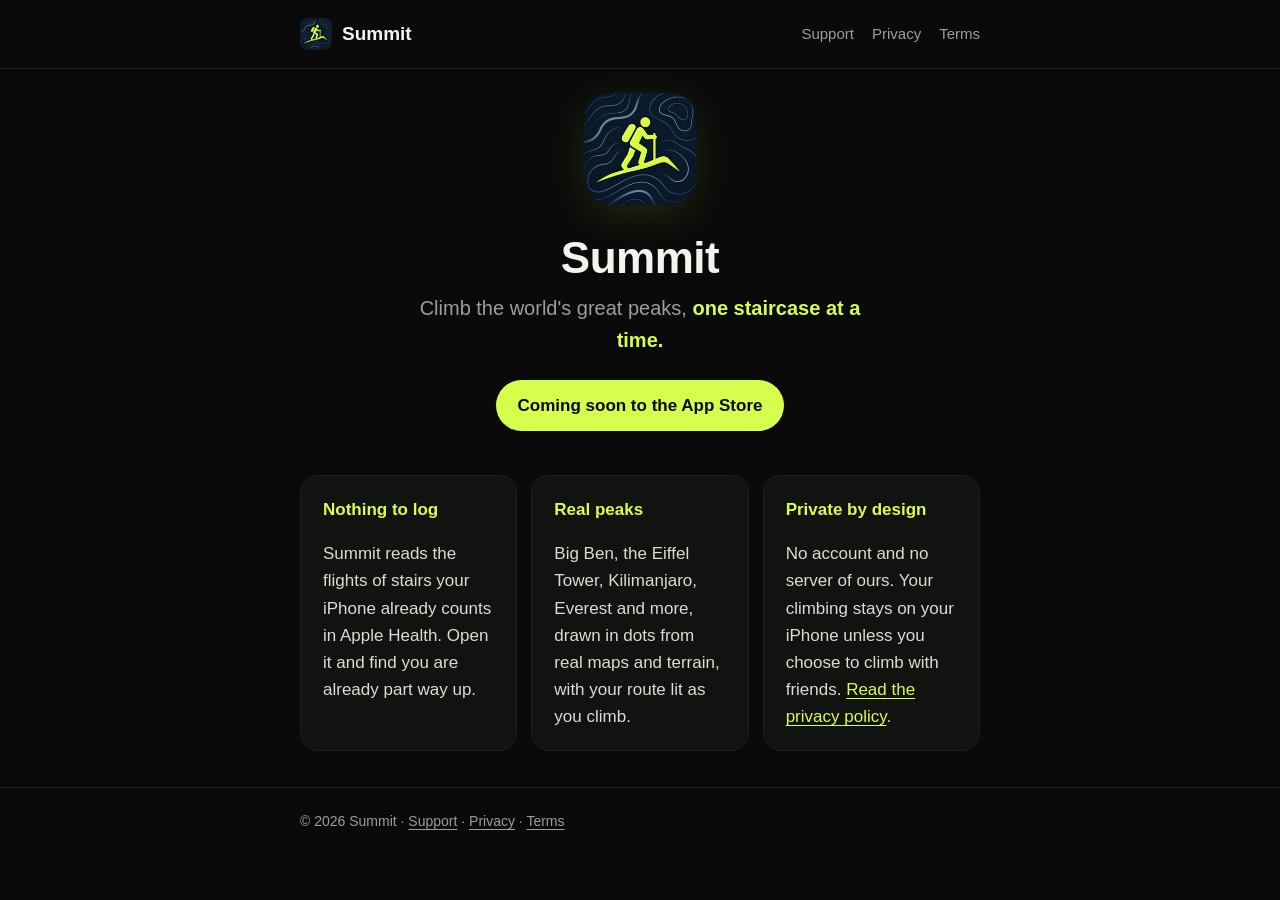
<file: index.html>
<!doctype html>
<html lang="en-GB">
<head>
  <meta charset="utf-8">
  <meta name="viewport" content="width=device-width, initial-scale=1">
  <title>Summit</title>
  <meta name="description" content="Summit turns the stairs you already climb into progress up the world's great peaks and landmarks.">
  <link rel="icon" href="icon.png">
  <link rel="apple-touch-icon" href="icon.png">
  <link rel="stylesheet" href="style.css">
</head>
<body>
  <header class="top">
    <div class="wrap">
      <a class="brand" href="./"><img src="icon.png" alt="">Summit</a>
      <nav>
        <a href="support.html">Support</a>
        <a href="privacy.html">Privacy</a>
        <a href="terms.html">Terms</a>
      </nav>
    </div>
  </header>

  <main class="wrap">
    <section class="hero">
      <img src="icon.png" alt="Summit's icon">
      <h1>Summit</h1>
      <p class="tag">Climb the world's great peaks, <strong>one staircase at a time.</strong></p>
      <span class="pill">Coming soon to the App Store</span>
    </section>

    <div class="grid">
      <div class="card">
        <h3>Nothing to log</h3>
        <p>Summit reads the flights of stairs your iPhone already counts in Apple Health. Open it and find you are already part way up.</p>
      </div>
      <div class="card">
        <h3>Real peaks</h3>
        <p>Big Ben, the Eiffel Tower, Kilimanjaro, Everest and more, drawn in dots from real maps and terrain, with your route lit as you climb.</p>
      </div>
      <div class="card">
        <h3>Private by design</h3>
        <p>No account and no server of ours. Your climbing stays on your iPhone unless you choose to climb with friends. <a href="privacy.html">Read the privacy policy</a>.</p>
      </div>
    </div>
  </main>

  <footer>
    <div class="wrap">
      &copy; 2026 Summit &middot; <a href="support.html">Support</a> &middot; <a href="privacy.html">Privacy</a> &middot; <a href="terms.html">Terms</a>
    </div>
  </footer>
</body>
</html>
</file>
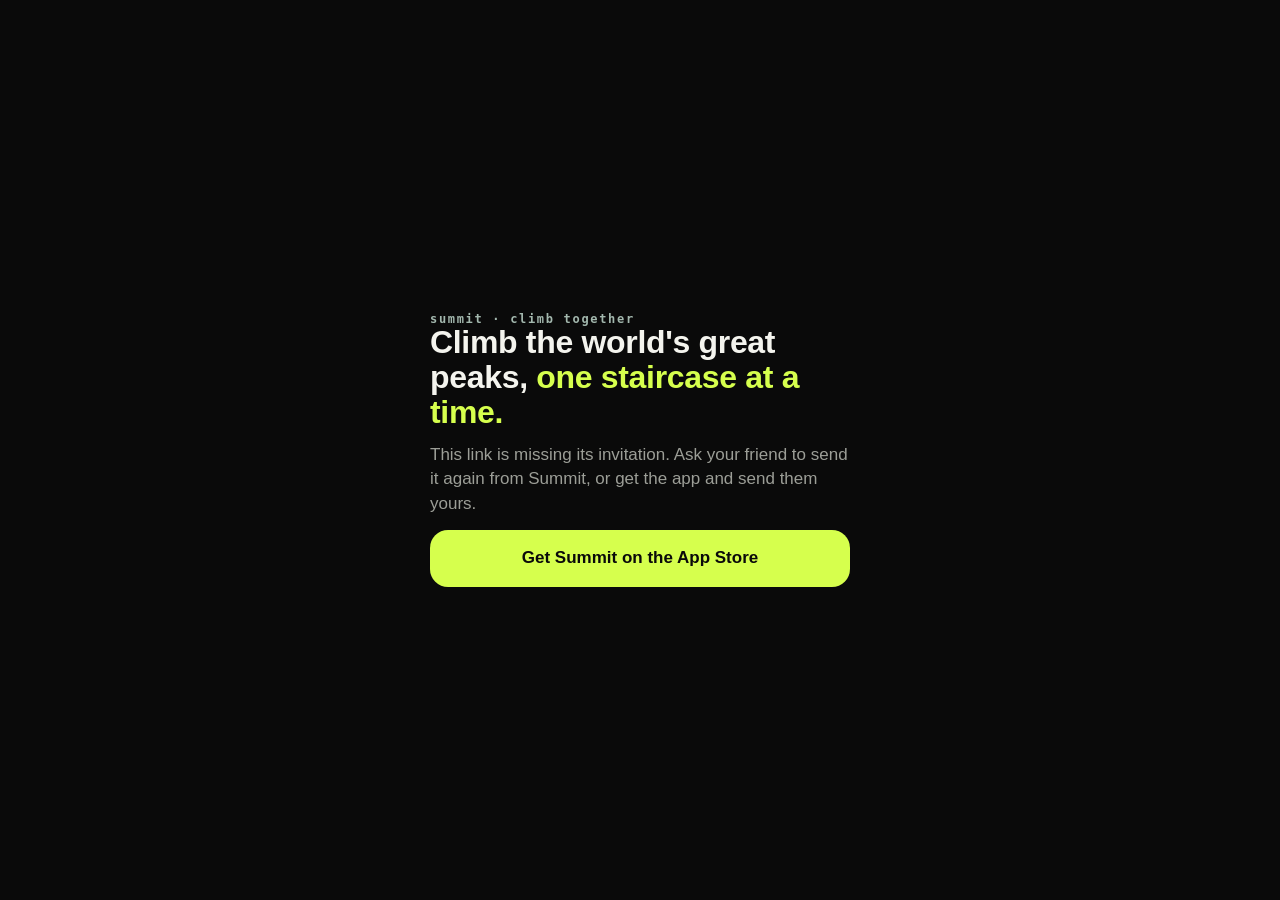
<file: friend.html>
<!doctype html>
<html lang="en-GB">
<head>
<meta charset="utf-8">
<meta name="viewport" content="width=device-width, initial-scale=1, viewport-fit=cover">
<title>Climb with me on Summit</title>
<meta name="description" content="A friend has invited you to climb with them on Summit: take the stairs, climb the world's great peaks, and see each other on the way up.">
<meta property="og:title" content="Climb with me on Summit">
<meta property="og:description" content="Take the stairs, climb the world's great peaks, and see each other on the way up.">
<meta property="og:type" content="website">
<meta property="og:site_name" content="Summit">
<meta property="og:image" content="https://summit-climb.github.io/invite.jpg">
<meta property="og:image:type" content="image/jpeg">
<meta property="og:image:width" content="1200">
<meta property="og:image:height" content="630">
<meta property="og:image:alt" content="Everest drawn in dots with a climbing route lit to its summit, under the words: Why climb Everest? Because it is there!">
<meta name="twitter:card" content="summary_large_image">
<meta name="twitter:image" content="https://summit-climb.github.io/invite.jpg">
<script>
  // Safari's own Summit banner, carrying the invitation: where Summit is
  // installed its Open button hands the invitation straight to the app.
  (function () {
    var q = new URLSearchParams(window.location.search), f = new URLSearchParams();
    ["c", "n", "climb", "g"].forEach(function (k) { if (q.get(k)) { f.set(k, q.get(k)); } });
    var arg = q.get("c") ? ", app-argument=summit://friend?" + f.toString().replace(/\+/g, "%20") : "";
    // Where Summit is not installed, Safari offers its App Clip instead,
    // which carries the invitation into Summit once it is installed.
    document.write('<meta name="apple-itunes-app" content="app-id=6834361790, app-clip-bundle-id=com.joshuajameshell.Summit.Clip, app-clip-display=card' + arg.replace(/"/g, "") + '">');
  })();
</script>
<meta name="theme-color" content="#0A0A0A">
<meta name="robots" content="noindex">
<style>
  :root { --night: #0A0A0A; --dusk: #121311; --slate: #1F201D; --snow: #F4F4EE; --mist: #9C9E97; --lime: #D6FF4D; --ice: #A3B8AE; }
  * { box-sizing: border-box; }
  html, body { margin: 0; background: var(--night); color: var(--snow); }
  body {
    font: 17px/1.45 -apple-system, BlinkMacSystemFont, "SF Pro Text", "Helvetica Neue", Arial, sans-serif;
    min-height: 100vh; min-height: 100dvh;
    display: flex; align-items: center; justify-content: center;
    padding: max(24px, env(safe-area-inset-top)) 16px max(24px, env(safe-area-inset-bottom));
  }
  main { width: 100%; max-width: 420px; }
  .label { font: 600 12px/1 ui-monospace, "SF Mono", Menlo, monospace; letter-spacing: 0.14em; color: var(--ice); text-transform: lowercase; }
  .disc {
    width: 64px; height: 64px; border-radius: 50%; border: 3px solid var(--ice); color: var(--ice);
    display: flex; align-items: center; justify-content: center; font-weight: 800; font-size: 30px; margin: 18px 0 16px;
  }
  h1 { font-size: 32px; line-height: 1.1; font-weight: 800; letter-spacing: -0.01em; margin: 0 0 12px; overflow-wrap: anywhere; }
  h1 em { font-style: normal; color: var(--lime); }
  p { margin: 0 0 14px; color: var(--mist); }
  .button {
    display: block; width: 100%; text-align: center; text-decoration: none; font-weight: 700; font-size: 17px;
    padding: 16px 18px; border-radius: 18px; margin-top: 12px;
  }
  .primary { background: var(--lime); color: var(--night); }
  .quiet { background: var(--slate); color: var(--snow); }
  ol { margin: 22px 0 6px; padding: 0; list-style: none; counter-reset: step; }
  li { counter-increment: step; position: relative; padding: 0 0 14px 40px; color: var(--mist); }
  li::before {
    content: counter(step); position: absolute; left: 0; top: 0; width: 26px; height: 26px; border-radius: 50%;
    background: var(--slate); color: var(--lime); font: 700 13px/26px ui-monospace, "SF Mono", Menlo, monospace; text-align: center;
  }
  li strong { color: var(--snow); font-weight: 600; }
  .small { font-size: 13px; margin-top: 22px; }
  .small a { color: var(--ice); }
  [hidden] { display: none !important; }
</style>
</head>
<body>
<main>
  <div class="label">summit · climb together</div>

  <section id="invite" hidden>
    <div class="disc" id="initial" aria-hidden="true"></div>
    <h1 id="headline"></h1>
    <p id="about">Summit turns the stairs you already climb into progress up the world's great landmarks and mountains. Add each other and you will see one another on the way up.</p>
    <a class="button primary" id="open" href="#">Open in Summit</a>
    <a class="button quiet" id="get" href="https://apps.apple.com/app/id6834361790">Get Summit on the App Store</a>
    <p class="small" id="copied" hidden>Invitation copied. Open Summit once it has installed and tap <strong>Paste</strong> on its first screen.</p>
    <ol>
      <li><strong>Have Summit already?</strong> Tap Open in Summit.</li>
      <li><strong>New to Summit?</strong> Tap Get Summit. When it first opens, tap <strong>Paste</strong> and <span id="pasted">you're straight in</span>.</li>
    </ol>
    <p class="small">Summit is for iPhone. Friends see your first name, the climb you are on and how high you are, and nothing else. <a href="privacy.html">Privacy policy</a></p>
  </section>

  <section id="plain" hidden>
    <h1>Climb the world's great peaks, <em>one staircase at a time.</em></h1>
    <p>This link is missing its invitation. Ask your friend to send it again from Summit, or get the app and send them yours.</p>
    <a class="button primary" href="https://apps.apple.com/app/id6834361790">Get Summit on the App Store</a>
  </section>
</main>
<script>
(function () {
  var climbs = {
    "christ-the-redeemer": "Christ the Redeemer", "sydney-opera-house": "the Sydney Opera House",
    "statue-of-liberty": "the Statue of Liberty", "big-ben": "Big Ben", "giza": "the Great Pyramid of Giza",
    "washington-monument": "the Washington Monument", "sagrada-familia": "the Sagrada Família",
    "golden-gate-bridge": "the Golden Gate Bridge", "eiffel-tower": "the Eiffel Tower", "shard": "The Shard",
    "empire-state": "the Empire State Building", "cn-tower": "the CN Tower", "burj-khalifa": "the Burj Khalifa",
    "snowdon": "Yr Wyddfa", "vesuvius": "Vesuvius", "ben-nevis": "Ben Nevis", "machu-picchu": "Machu Picchu",
    "mount-fuji": "Mount Fuji", "matterhorn": "the Matterhorn", "mount-kenya": "Mount Kenya",
    "kilimanjaro": "Kilimanjaro", "chimborazo": "Chimborazo", "k2": "K2", "everest": "Everest",
    "olympus-mons": "Olympus Mons"
  };
  var query = new URLSearchParams(window.location.search);
  var code = query.get("c") || "";
  // The same rule the app keeps: an iCloud record name, nothing else.
  if (!/^[A-Za-z0-9_.-]{1,80}$/.test(code)) {
    document.getElementById("plain").hidden = false;
    return;
  }
  var name = (query.get("n") || "").trim().slice(0, 24);
  var climb = query.get("climb") || "";
  var place = Object.prototype.hasOwnProperty.call(climbs, climb) ? climbs[climb] : null;
  var who = name || "A friend";

  var headline = document.getElementById("headline");
  headline.textContent = who + (place ? " wants to climb " : " wants to climb with you on ");
  var em = document.createElement("em");
  em.textContent = place ? place : "Summit";
  headline.appendChild(em);
  headline.appendChild(document.createTextNode(place ? " with you." : "."));
  document.getElementById("initial").textContent = (name ? name.charAt(0) : "S").toUpperCase();
  document.title = who + " wants to climb with you on Summit";
  document.getElementById("pasted").textContent = place
    ? "you're straight into " + (name ? name + "'s" : "your friend's") + " climb"
    : "you're friends straight away";

  var group = query.get("g") || "";
  var forward = new URLSearchParams();
  forward.set("c", code);
  if (name) { forward.set("n", name); }
  if (place) { forward.set("climb", climb); }
  if (place && /^[A-Za-z0-9_.-]{1,80}$/.test(group)) { forward.set("g", group); }
  // The app reads "+" as a plus, so spaces go as %20.
  var tail = forward.toString().replace(/\+/g, "%20");
  document.getElementById("open").href = "summit://friend?" + tail;

  // New to Summit: the invitation goes on the clipboard on the way to the
  // App Store (the App Store passes nothing on), and Summit's first screen
  // offers to paste it. Copied only on this tap, never by itself.
  var invitation = window.location.origin + window.location.pathname + "?" + tail;
  var get = document.getElementById("get");
  get.addEventListener("click", function (event) {
    if (!navigator.clipboard || !navigator.clipboard.writeText) { return; }
    event.preventDefault();
    var go = function () { window.location.href = get.href; };
    navigator.clipboard.writeText(invitation).then(function () {
      document.getElementById("copied").hidden = false;
      setTimeout(go, 700);
    }, go);
  });
  document.getElementById("invite").hidden = false;
})();
</script>
</body>
</html>
</file>
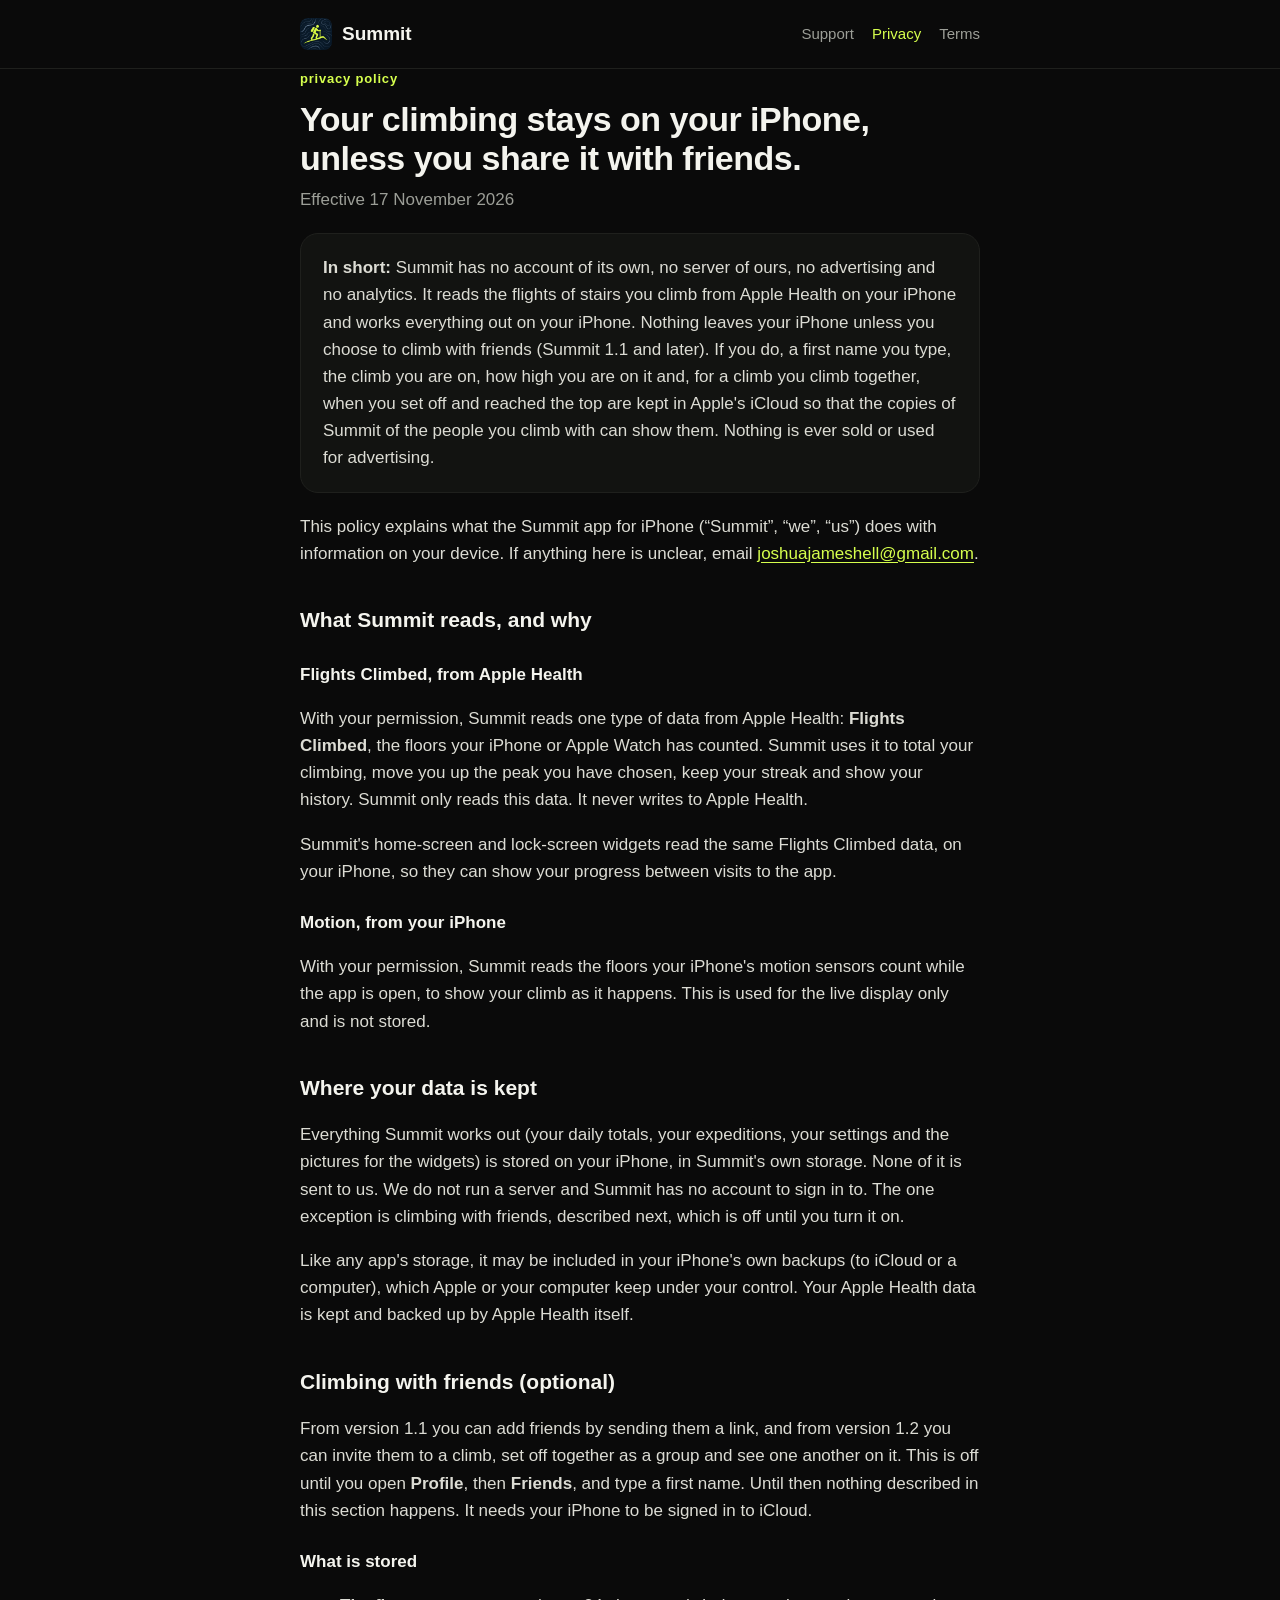
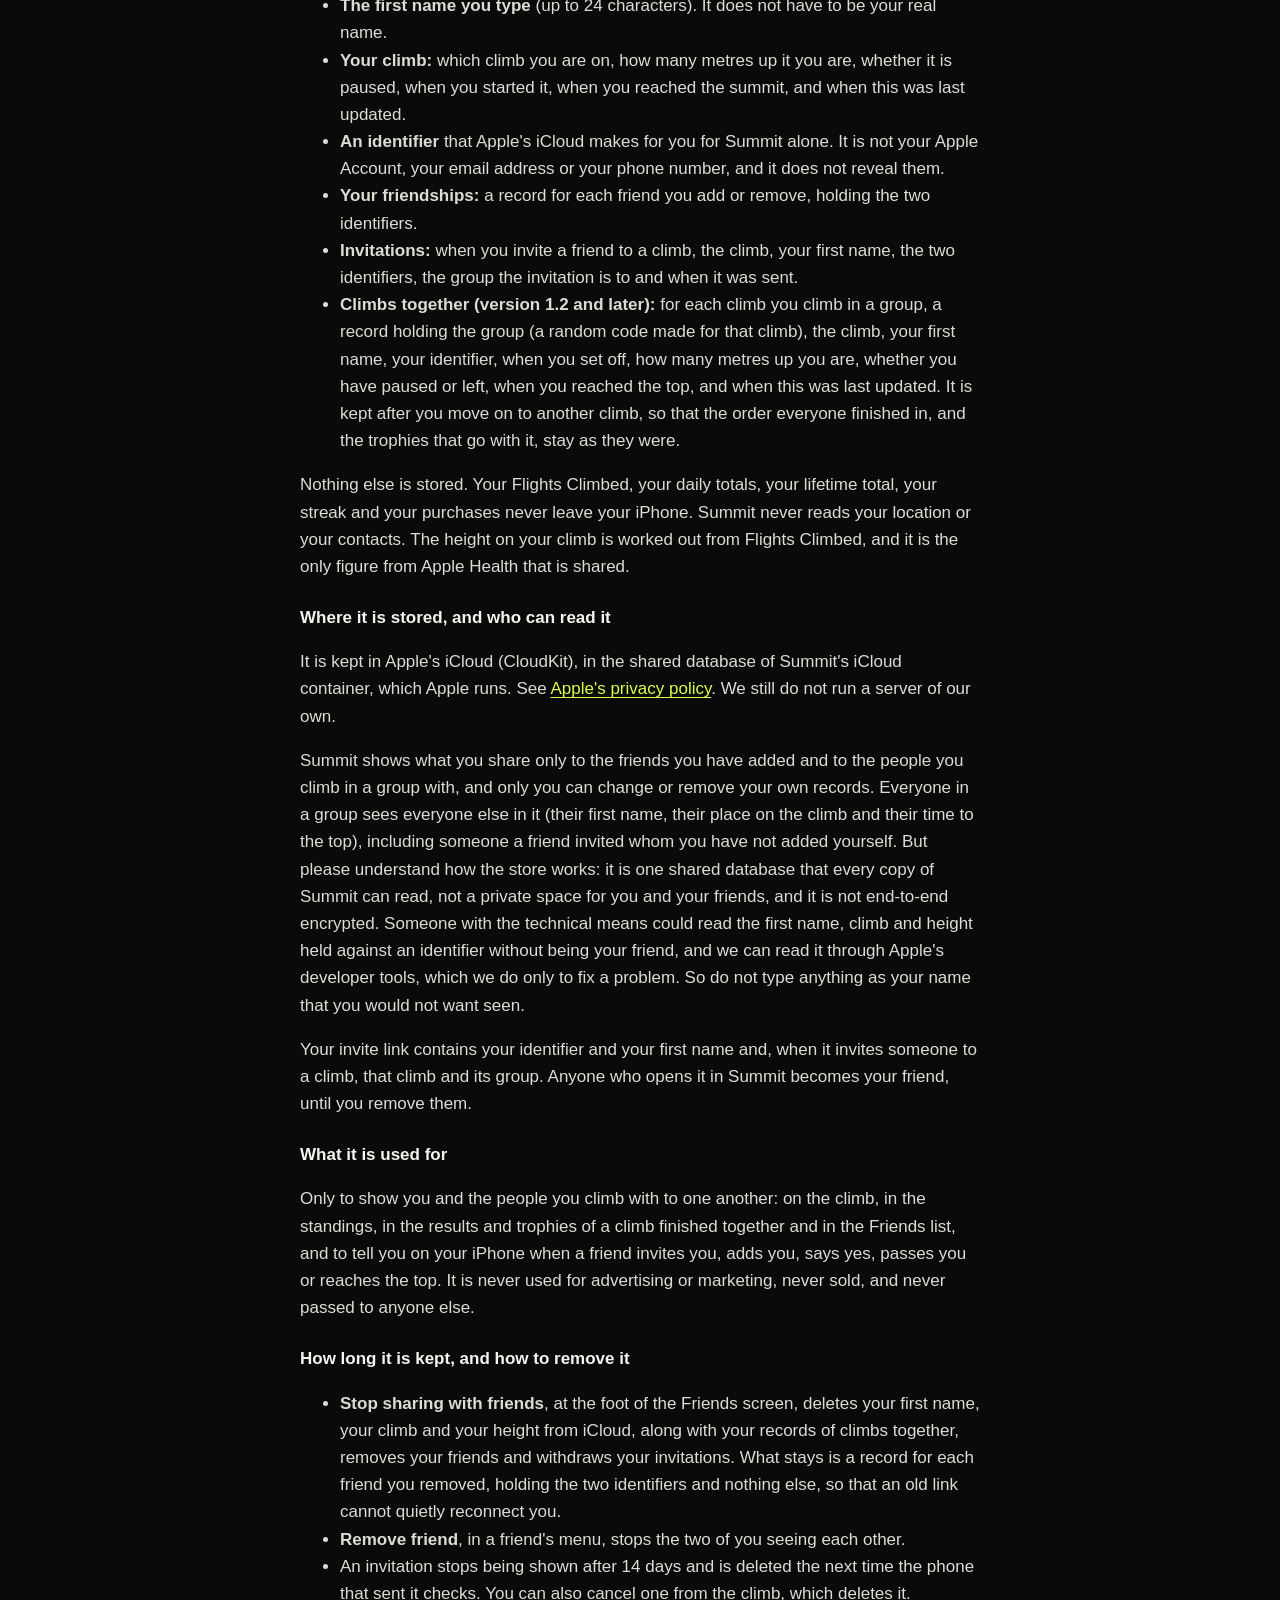
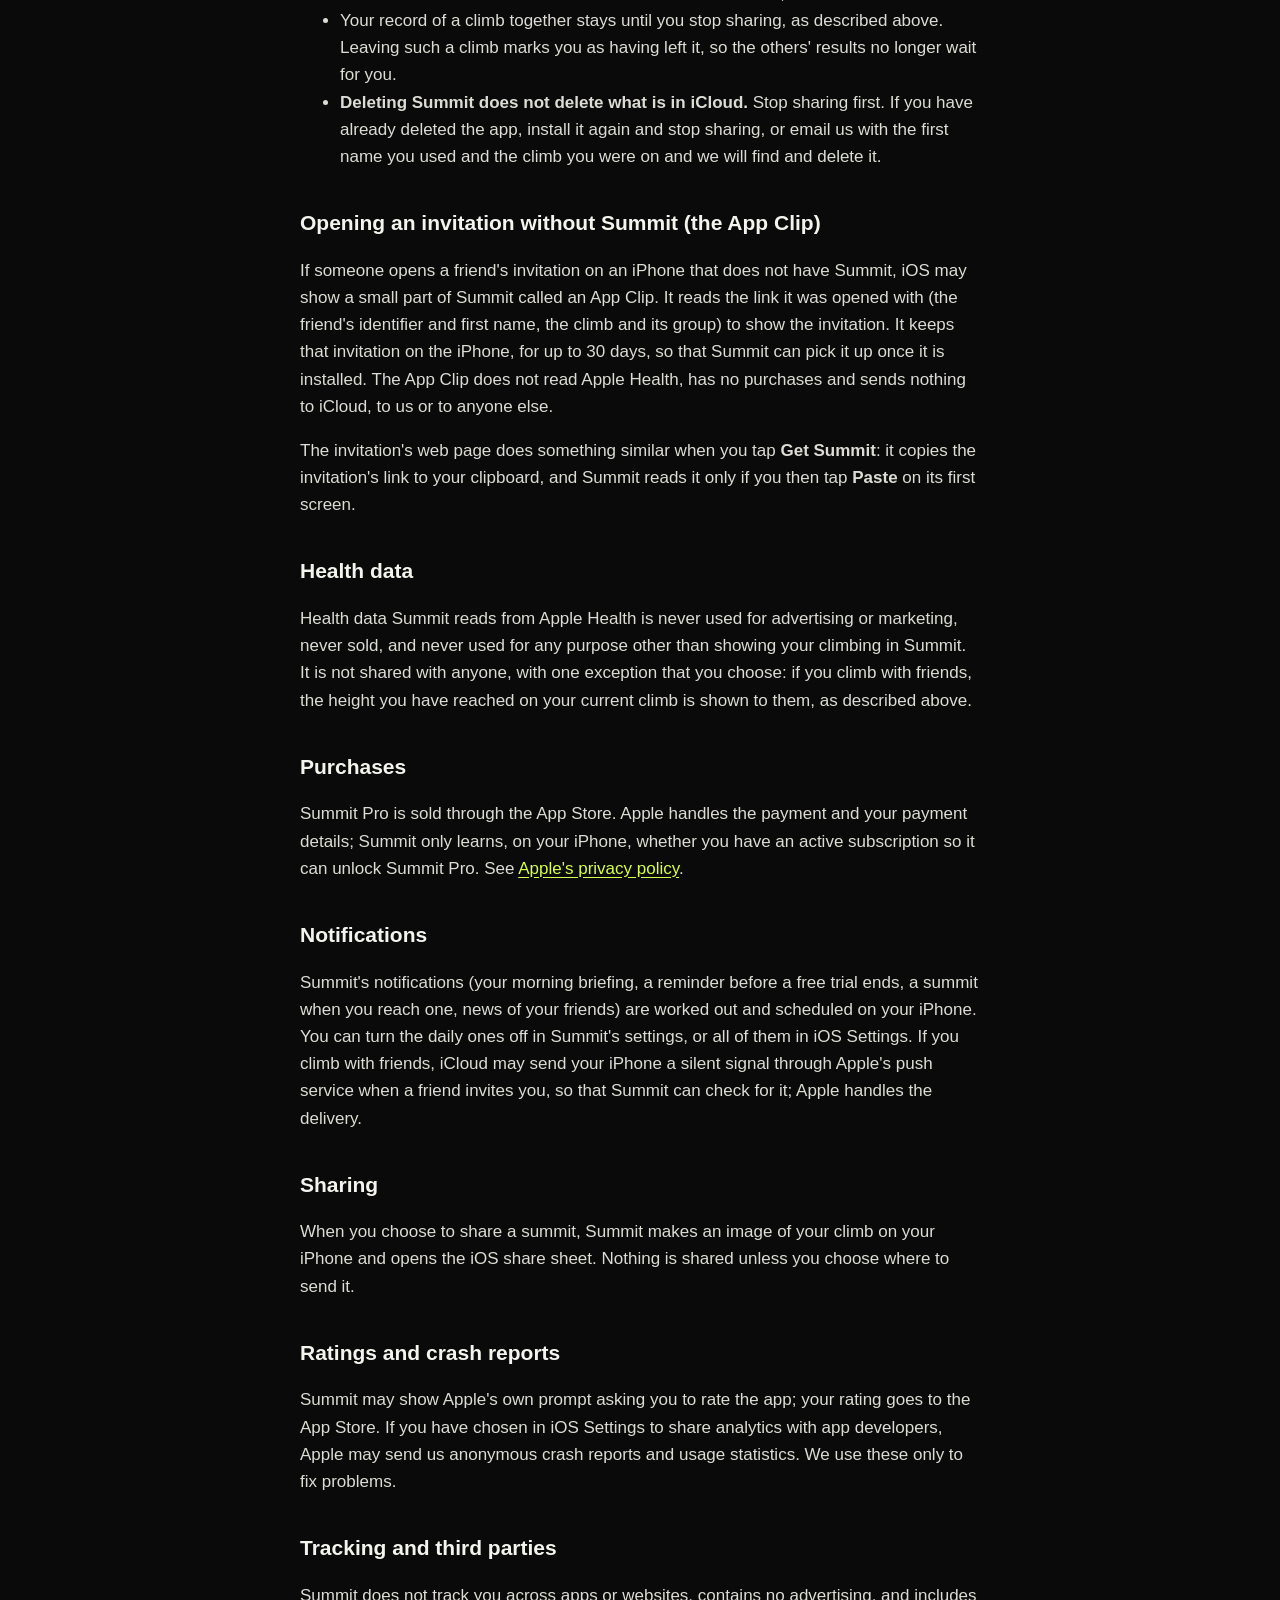
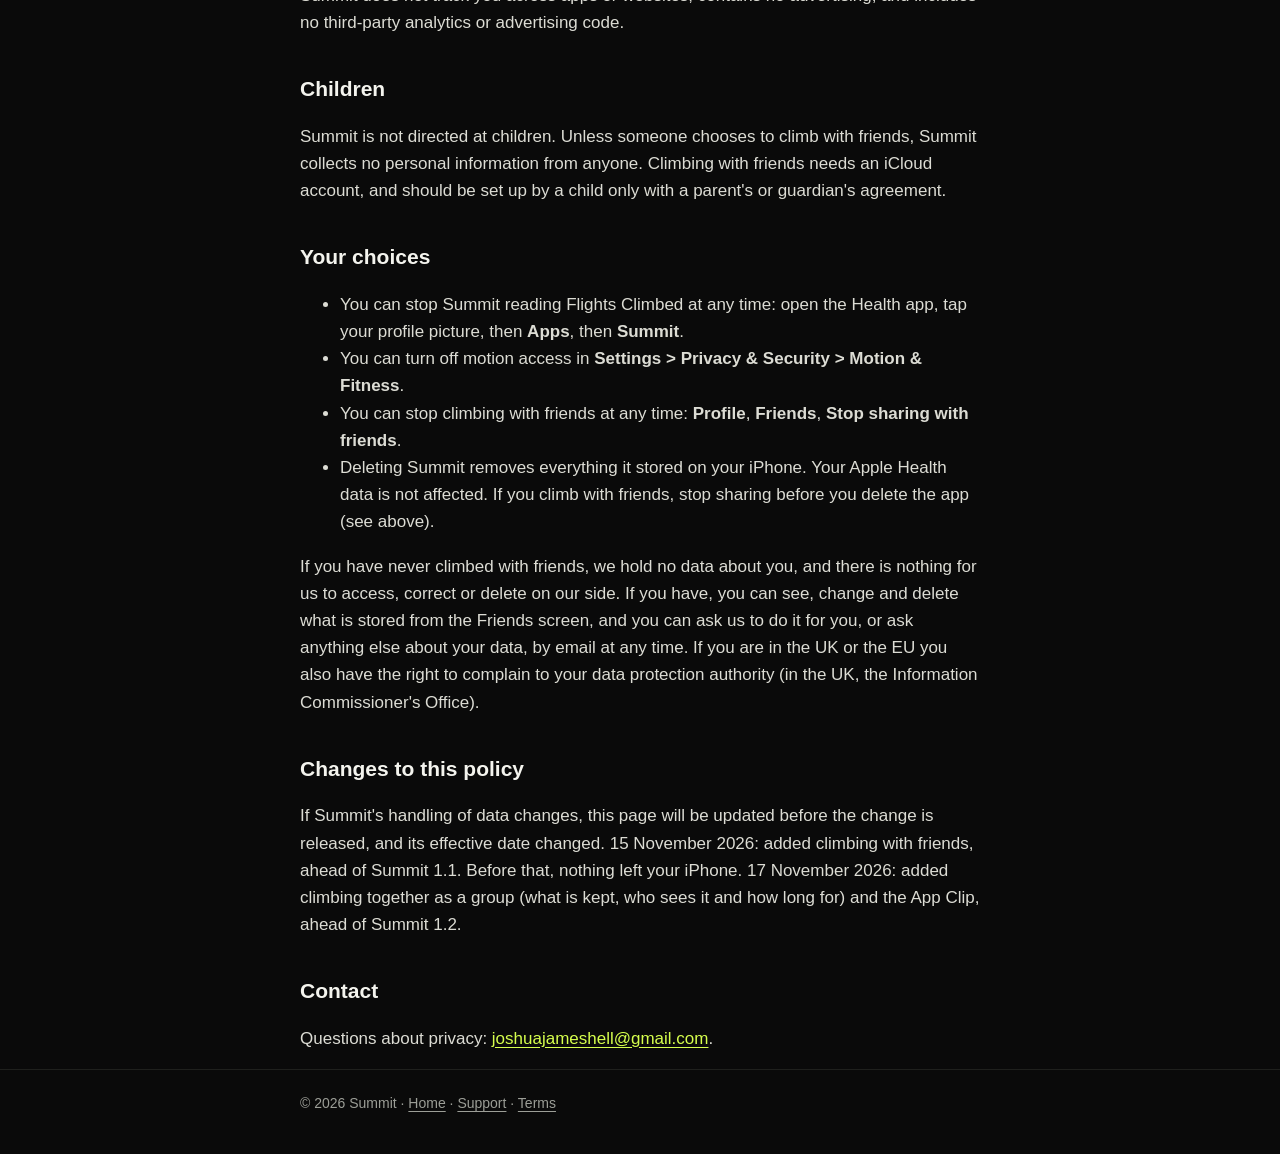
<file: privacy.html>
<!doctype html>
<html lang="en-GB">
<head>
  <meta charset="utf-8">
  <meta name="viewport" content="width=device-width, initial-scale=1">
  <title>Summit Privacy Policy</title>
  <meta name="description" content="How Summit handles your data: it stays on your iPhone unless you choose to climb with friends.">
  <link rel="icon" href="icon.png">
  <link rel="stylesheet" href="style.css">
</head>
<body>
  <header class="top">
    <div class="wrap">
      <a class="brand" href="./"><img src="icon.png" alt="">Summit</a>
      <nav>
        <a href="support.html">Support</a>
        <a href="privacy.html" aria-current="page">Privacy</a>
        <a href="terms.html">Terms</a>
      </nav>
    </div>
  </header>

  <main class="wrap">
    <p class="label">privacy policy</p>
    <h1>Your climbing stays on your iPhone, unless you share it with friends.</h1>
    <p class="lede">Effective 17 November 2026</p>

    <div class="card">
      <p><strong>In short:</strong> Summit has no account of its own, no server of ours, no advertising and no analytics. It reads the flights of stairs you climb from Apple Health on your iPhone and works everything out on your iPhone. Nothing leaves your iPhone unless you choose to climb with friends (Summit 1.1 and later). If you do, a first name you type, the climb you are on, how high you are on it and, for a climb you climb together, when you set off and reached the top are kept in Apple's iCloud so that the copies of Summit of the people you climb with can show them. Nothing is ever sold or used for advertising.</p>
    </div>

    <p>This policy explains what the Summit app for iPhone (&ldquo;Summit&rdquo;, &ldquo;we&rdquo;, &ldquo;us&rdquo;) does with information on your device. If anything here is unclear, email <a href="mailto:joshuajameshell@gmail.com">joshuajameshell@gmail.com</a>.</p>

    <h2>What Summit reads, and why</h2>
    <h3>Flights Climbed, from Apple Health</h3>
    <p>With your permission, Summit reads one type of data from Apple Health: <strong>Flights Climbed</strong>, the floors your iPhone or Apple Watch has counted. Summit uses it to total your climbing, move you up the peak you have chosen, keep your streak and show your history. Summit only reads this data. It never writes to Apple Health.</p>
    <p>Summit's home-screen and lock-screen widgets read the same Flights Climbed data, on your iPhone, so they can show your progress between visits to the app.</p>
    <h3>Motion, from your iPhone</h3>
    <p>With your permission, Summit reads the floors your iPhone's motion sensors count while the app is open, to show your climb as it happens. This is used for the live display only and is not stored.</p>

    <h2>Where your data is kept</h2>
    <p>Everything Summit works out (your daily totals, your expeditions, your settings and the pictures for the widgets) is stored on your iPhone, in Summit's own storage. None of it is sent to us. We do not run a server and Summit has no account to sign in to. The one exception is climbing with friends, described next, which is off until you turn it on.</p>
    <p>Like any app's storage, it may be included in your iPhone's own backups (to iCloud or a computer), which Apple or your computer keep under your control. Your Apple Health data is kept and backed up by Apple Health itself.</p>

    <h2 id="friends">Climbing with friends (optional)</h2>
    <p>From version 1.1 you can add friends by sending them a link, and from version 1.2 you can invite them to a climb, set off together as a group and see one another on it. This is off until you open <strong>Profile</strong>, then <strong>Friends</strong>, and type a first name. Until then nothing described in this section happens. It needs your iPhone to be signed in to iCloud.</p>
    <h3>What is stored</h3>
    <ul>
      <li><strong>The first name you type</strong> (up to 24 characters). It does not have to be your real name.</li>
      <li><strong>Your climb:</strong> which climb you are on, how many metres up it you are, whether it is paused, when you started it, when you reached the summit, and when this was last updated.</li>
      <li><strong>An identifier</strong> that Apple's iCloud makes for you for Summit alone. It is not your Apple Account, your email address or your phone number, and it does not reveal them.</li>
      <li><strong>Your friendships:</strong> a record for each friend you add or remove, holding the two identifiers.</li>
      <li><strong>Invitations:</strong> when you invite a friend to a climb, the climb, your first name, the two identifiers, the group the invitation is to and when it was sent.</li>
      <li><strong>Climbs together (version 1.2 and later):</strong> for each climb you climb in a group, a record holding the group (a random code made for that climb), the climb, your first name, your identifier, when you set off, how many metres up you are, whether you have paused or left, when you reached the top, and when this was last updated. It is kept after you move on to another climb, so that the order everyone finished in, and the trophies that go with it, stay as they were.</li>
    </ul>
    <p>Nothing else is stored. Your Flights Climbed, your daily totals, your lifetime total, your streak and your purchases never leave your iPhone. Summit never reads your location or your contacts. The height on your climb is worked out from Flights Climbed, and it is the only figure from Apple Health that is shared.</p>
    <h3>Where it is stored, and who can read it</h3>
    <p>It is kept in Apple's iCloud (CloudKit), in the shared database of Summit's iCloud container, which Apple runs. See <a href="https://www.apple.com/legal/privacy/">Apple's privacy policy</a>. We still do not run a server of our own.</p>
    <p>Summit shows what you share only to the friends you have added and to the people you climb in a group with, and only you can change or remove your own records. Everyone in a group sees everyone else in it (their first name, their place on the climb and their time to the top), including someone a friend invited whom you have not added yourself. But please understand how the store works: it is one shared database that every copy of Summit can read, not a private space for you and your friends, and it is not end-to-end encrypted. Someone with the technical means could read the first name, climb and height held against an identifier without being your friend, and we can read it through Apple's developer tools, which we do only to fix a problem. So do not type anything as your name that you would not want seen.</p>
    <p>Your invite link contains your identifier and your first name and, when it invites someone to a climb, that climb and its group. Anyone who opens it in Summit becomes your friend, until you remove them.</p>
    <h3>What it is used for</h3>
    <p>Only to show you and the people you climb with to one another: on the climb, in the standings, in the results and trophies of a climb finished together and in the Friends list, and to tell you on your iPhone when a friend invites you, adds you, says yes, passes you or reaches the top. It is never used for advertising or marketing, never sold, and never passed to anyone else.</p>
    <h3>How long it is kept, and how to remove it</h3>
    <ul>
      <li><strong>Stop sharing with friends</strong>, at the foot of the Friends screen, deletes your first name, your climb and your height from iCloud, along with your records of climbs together, removes your friends and withdraws your invitations. What stays is a record for each friend you removed, holding the two identifiers and nothing else, so that an old link cannot quietly reconnect you.</li>
      <li><strong>Remove friend</strong>, in a friend's menu, stops the two of you seeing each other.</li>
      <li>An invitation stops being shown after 14 days and is deleted the next time the phone that sent it checks. You can also cancel one from the climb, which deletes it.</li>
      <li>Your record of a climb together stays until you stop sharing, as described above. Leaving such a climb marks you as having left it, so the others' results no longer wait for you.</li>
      <li><strong>Deleting Summit does not delete what is in iCloud.</strong> Stop sharing first. If you have already deleted the app, install it again and stop sharing, or email us with the first name you used and the climb you were on and we will find and delete it.</li>
    </ul>

    <h2 id="appclip">Opening an invitation without Summit (the App Clip)</h2>
    <p>If someone opens a friend's invitation on an iPhone that does not have Summit, iOS may show a small part of Summit called an App Clip. It reads the link it was opened with (the friend's identifier and first name, the climb and its group) to show the invitation. It keeps that invitation on the iPhone, for up to 30 days, so that Summit can pick it up once it is installed. The App Clip does not read Apple Health, has no purchases and sends nothing to iCloud, to us or to anyone else.</p>
    <p>The invitation's web page does something similar when you tap <strong>Get Summit</strong>: it copies the invitation's link to your clipboard, and Summit reads it only if you then tap <strong>Paste</strong> on its first screen.</p>

    <h2>Health data</h2>
    <p>Health data Summit reads from Apple Health is never used for advertising or marketing, never sold, and never used for any purpose other than showing your climbing in Summit. It is not shared with anyone, with one exception that you choose: if you climb with friends, the height you have reached on your current climb is shown to them, as described above.</p>

    <h2>Purchases</h2>
    <p>Summit Pro is sold through the App Store. Apple handles the payment and your payment details; Summit only learns, on your iPhone, whether you have an active subscription so it can unlock Summit Pro. See <a href="https://www.apple.com/legal/privacy/">Apple's privacy policy</a>.</p>

    <h2>Notifications</h2>
    <p>Summit's notifications (your morning briefing, a reminder before a free trial ends, a summit when you reach one, news of your friends) are worked out and scheduled on your iPhone. You can turn the daily ones off in Summit's settings, or all of them in iOS Settings. If you climb with friends, iCloud may send your iPhone a silent signal through Apple's push service when a friend invites you, so that Summit can check for it; Apple handles the delivery.</p>

    <h2>Sharing</h2>
    <p>When you choose to share a summit, Summit makes an image of your climb on your iPhone and opens the iOS share sheet. Nothing is shared unless you choose where to send it.</p>

    <h2>Ratings and crash reports</h2>
    <p>Summit may show Apple's own prompt asking you to rate the app; your rating goes to the App Store. If you have chosen in iOS Settings to share analytics with app developers, Apple may send us anonymous crash reports and usage statistics. We use these only to fix problems.</p>

    <h2>Tracking and third parties</h2>
    <p>Summit does not track you across apps or websites, contains no advertising, and includes no third-party analytics or advertising code.</p>

    <h2>Children</h2>
    <p>Summit is not directed at children. Unless someone chooses to climb with friends, Summit collects no personal information from anyone. Climbing with friends needs an iCloud account, and should be set up by a child only with a parent's or guardian's agreement.</p>

    <h2>Your choices</h2>
    <ul>
      <li>You can stop Summit reading Flights Climbed at any time: open the Health app, tap your profile picture, then <strong>Apps</strong>, then <strong>Summit</strong>.</li>
      <li>You can turn off motion access in <strong>Settings &gt; Privacy &amp; Security &gt; Motion &amp; Fitness</strong>.</li>
      <li>You can stop climbing with friends at any time: <strong>Profile</strong>, <strong>Friends</strong>, <strong>Stop sharing with friends</strong>.</li>
      <li>Deleting Summit removes everything it stored on your iPhone. Your Apple Health data is not affected. If you climb with friends, stop sharing before you delete the app (see above).</li>
    </ul>
    <p>If you have never climbed with friends, we hold no data about you, and there is nothing for us to access, correct or delete on our side. If you have, you can see, change and delete what is stored from the Friends screen, and you can ask us to do it for you, or ask anything else about your data, by email at any time. If you are in the UK or the EU you also have the right to complain to your data protection authority (in the UK, the Information Commissioner's Office).</p>

    <h2>Changes to this policy</h2>
    <p>If Summit's handling of data changes, this page will be updated before the change is released, and its effective date changed. 15 November 2026: added climbing with friends, ahead of Summit 1.1. Before that, nothing left your iPhone. 17 November 2026: added climbing together as a group (what is kept, who sees it and how long for) and the App Clip, ahead of Summit 1.2.</p>

    <h2>Contact</h2>
    <p>Questions about privacy: <a href="mailto:joshuajameshell@gmail.com">joshuajameshell@gmail.com</a>.</p>
  </main>

  <footer>
    <div class="wrap">
      &copy; 2026 Summit &middot; <a href="./">Home</a> &middot; <a href="support.html">Support</a> &middot; <a href="terms.html">Terms</a>
    </div>
  </footer>
</body>
</html>
</file>
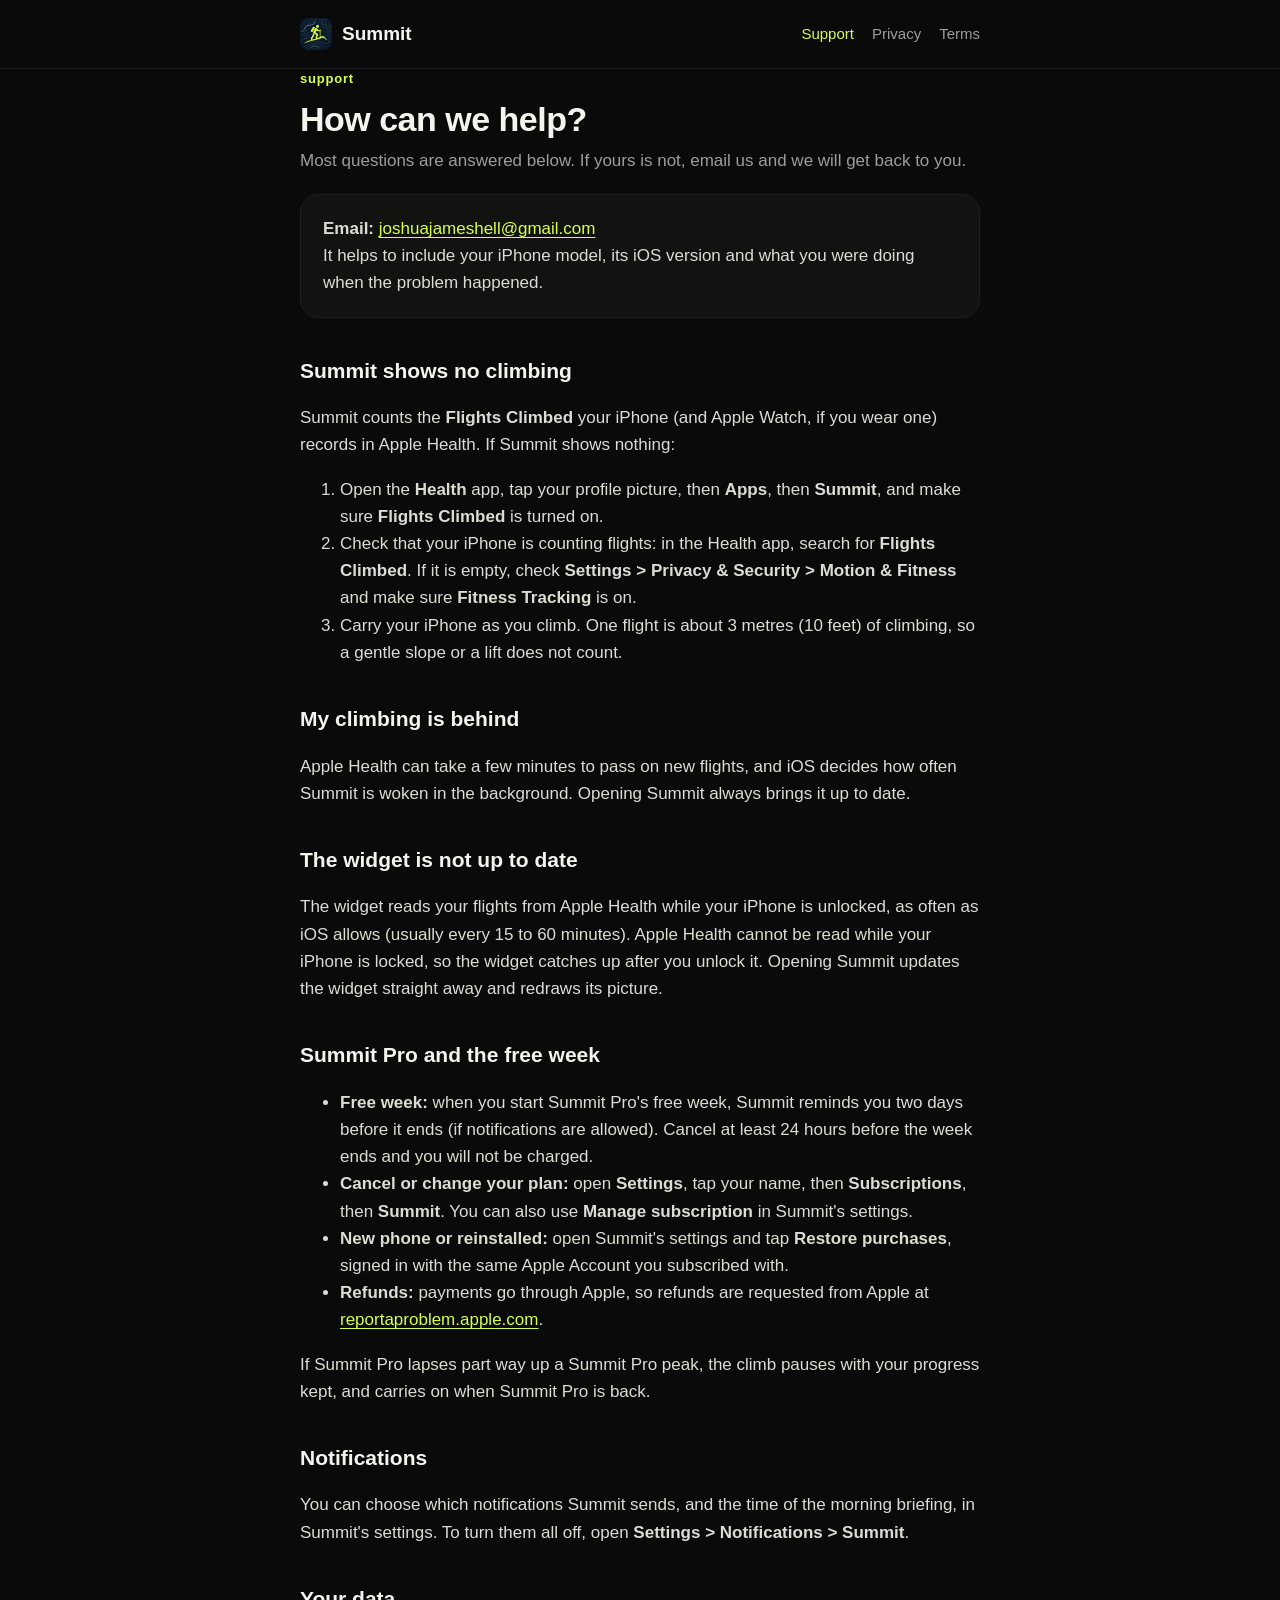
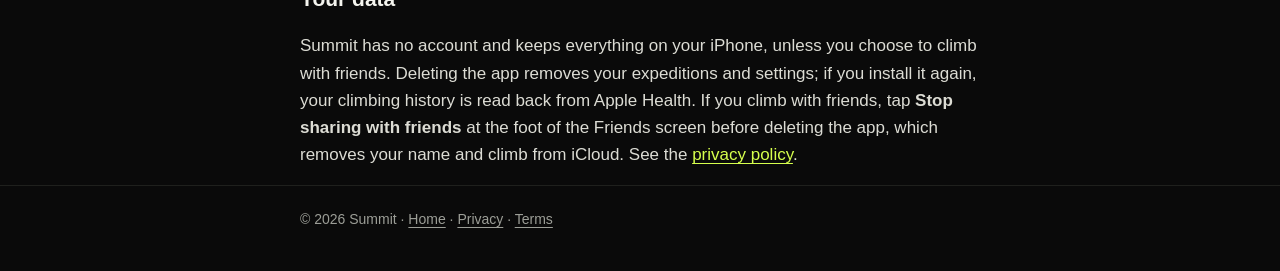
<file: support.html>
<!doctype html>
<html lang="en-GB">
<head>
  <meta charset="utf-8">
  <meta name="viewport" content="width=device-width, initial-scale=1">
  <title>Summit Support</title>
  <meta name="description" content="Help with Summit: Apple Health, widgets, Summit Pro and contact.">
  <link rel="icon" href="icon.png">
  <link rel="stylesheet" href="style.css">
</head>
<body>
  <header class="top">
    <div class="wrap">
      <a class="brand" href="./"><img src="icon.png" alt="">Summit</a>
      <nav>
        <a href="support.html" aria-current="page">Support</a>
        <a href="privacy.html">Privacy</a>
        <a href="terms.html">Terms</a>
      </nav>
    </div>
  </header>

  <main class="wrap">
    <p class="label">support</p>
    <h1>How can we help?</h1>
    <p class="lede">Most questions are answered below. If yours is not, email us and we will get back to you.</p>

    <div class="card">
      <p><strong>Email:</strong> <a href="mailto:joshuajameshell@gmail.com?subject=Summit%20support">joshuajameshell@gmail.com</a><br>
      It helps to include your iPhone model, its iOS version and what you were doing when the problem happened.</p>
    </div>

    <h2>Summit shows no climbing</h2>
    <p>Summit counts the <strong>Flights Climbed</strong> your iPhone (and Apple Watch, if you wear one) records in Apple Health. If Summit shows nothing:</p>
    <ol>
      <li>Open the <strong>Health</strong> app, tap your profile picture, then <strong>Apps</strong>, then <strong>Summit</strong>, and make sure <strong>Flights Climbed</strong> is turned on.</li>
      <li>Check that your iPhone is counting flights: in the Health app, search for <strong>Flights Climbed</strong>. If it is empty, check <strong>Settings &gt; Privacy &amp; Security &gt; Motion &amp; Fitness</strong> and make sure <strong>Fitness Tracking</strong> is on.</li>
      <li>Carry your iPhone as you climb. One flight is about 3 metres (10 feet) of climbing, so a gentle slope or a lift does not count.</li>
    </ol>

    <h2>My climbing is behind</h2>
    <p>Apple Health can take a few minutes to pass on new flights, and iOS decides how often Summit is woken in the background. Opening Summit always brings it up to date.</p>

    <h2>The widget is not up to date</h2>
    <p>The widget reads your flights from Apple Health while your iPhone is unlocked, as often as iOS allows (usually every 15 to 60 minutes). Apple Health cannot be read while your iPhone is locked, so the widget catches up after you unlock it. Opening Summit updates the widget straight away and redraws its picture.</p>

    <h2>Summit Pro and the free week</h2>
    <ul>
      <li><strong>Free week:</strong> when you start Summit Pro's free week, Summit reminds you two days before it ends (if notifications are allowed). Cancel at least 24 hours before the week ends and you will not be charged.</li>
      <li><strong>Cancel or change your plan:</strong> open <strong>Settings</strong>, tap your name, then <strong>Subscriptions</strong>, then <strong>Summit</strong>. You can also use <strong>Manage subscription</strong> in Summit's settings.</li>
      <li><strong>New phone or reinstalled:</strong> open Summit's settings and tap <strong>Restore purchases</strong>, signed in with the same Apple Account you subscribed with.</li>
      <li><strong>Refunds:</strong> payments go through Apple, so refunds are requested from Apple at <a href="https://reportaproblem.apple.com">reportaproblem.apple.com</a>.</li>
    </ul>
    <p>If Summit Pro lapses part way up a Summit Pro peak, the climb pauses with your progress kept, and carries on when Summit Pro is back.</p>

    <h2>Notifications</h2>
    <p>You can choose which notifications Summit sends, and the time of the morning briefing, in Summit's settings. To turn them all off, open <strong>Settings &gt; Notifications &gt; Summit</strong>.</p>

    <h2>Your data</h2>
    <p>Summit has no account and keeps everything on your iPhone, unless you choose to climb with friends. Deleting the app removes your expeditions and settings; if you install it again, your climbing history is read back from Apple Health. If you climb with friends, tap <strong>Stop sharing with friends</strong> at the foot of the Friends screen before deleting the app, which removes your name and climb from iCloud. See the <a href="privacy.html">privacy policy</a>.</p>
  </main>

  <footer>
    <div class="wrap">
      &copy; 2026 Summit &middot; <a href="./">Home</a> &middot; <a href="privacy.html">Privacy</a> &middot; <a href="terms.html">Terms</a>
    </div>
  </footer>
</body>
</html>
</file>
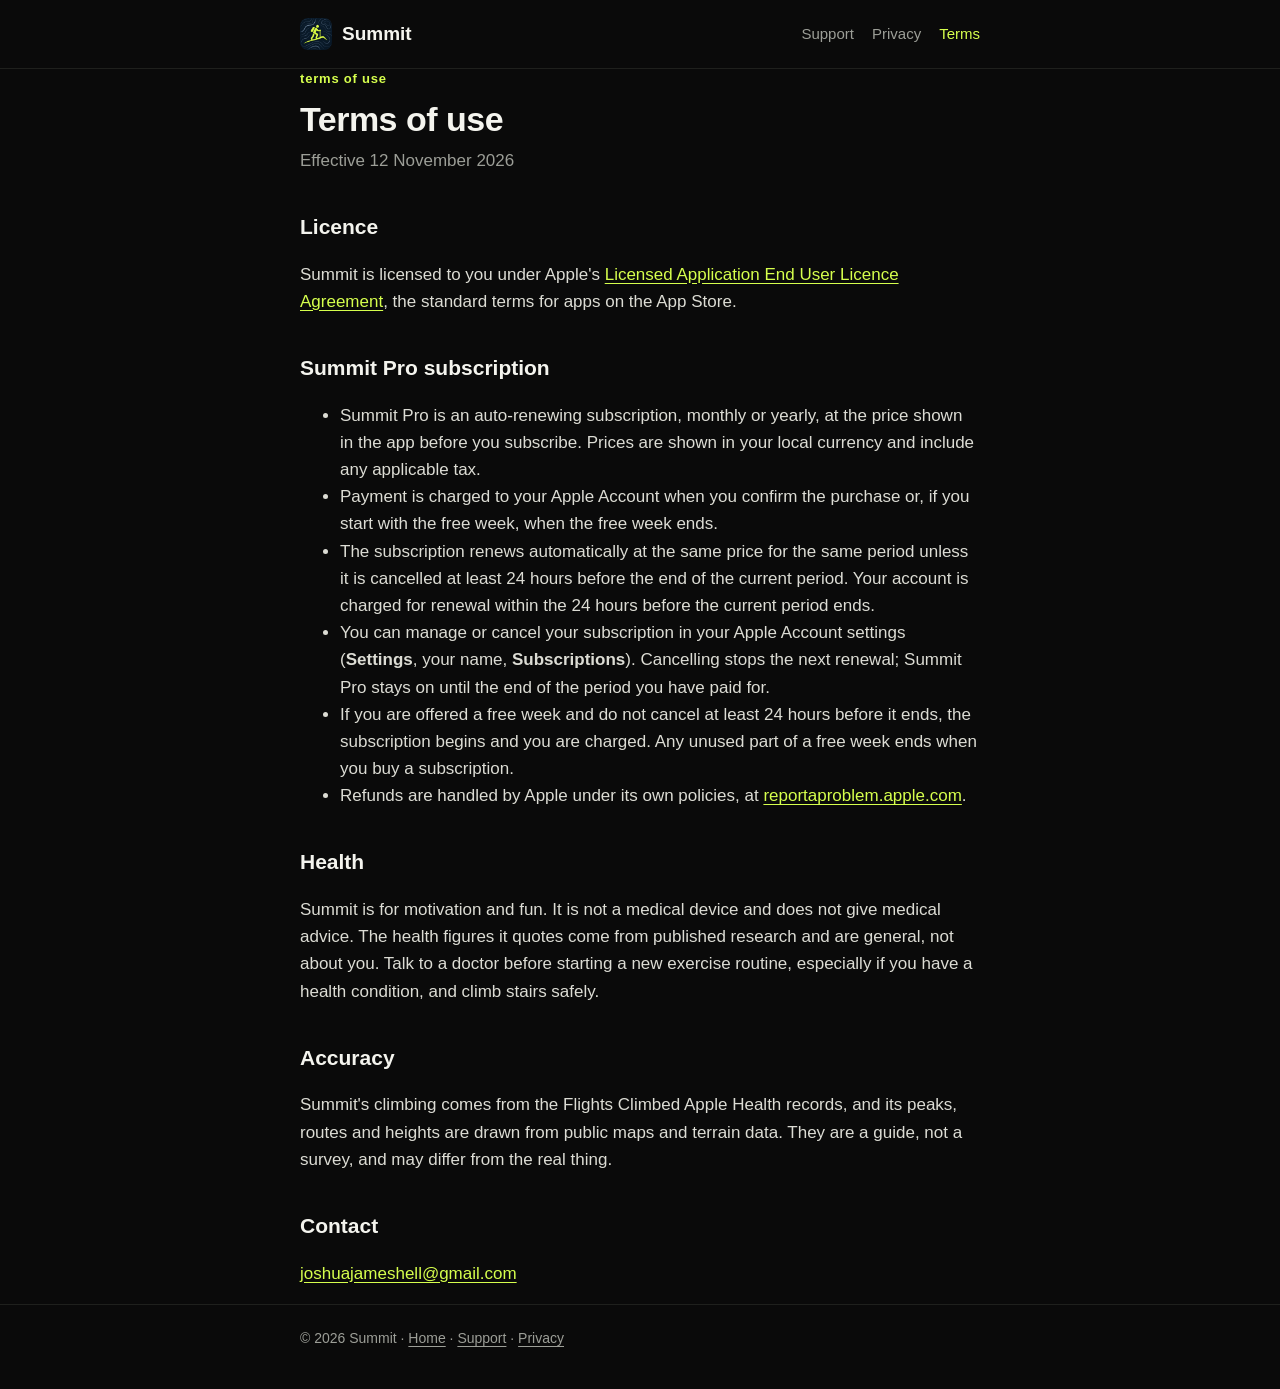
<file: terms.html>
<!doctype html>
<html lang="en-GB">
<head>
  <meta charset="utf-8">
  <meta name="viewport" content="width=device-width, initial-scale=1">
  <title>Summit Terms of Use</title>
  <meta name="description" content="Summit's terms of use and Summit Pro subscription terms.">
  <link rel="icon" href="icon.png">
  <link rel="stylesheet" href="style.css">
</head>
<body>
  <header class="top">
    <div class="wrap">
      <a class="brand" href="./"><img src="icon.png" alt="">Summit</a>
      <nav>
        <a href="support.html">Support</a>
        <a href="privacy.html">Privacy</a>
        <a href="terms.html" aria-current="page">Terms</a>
      </nav>
    </div>
  </header>

  <main class="wrap">
    <p class="label">terms of use</p>
    <h1>Terms of use</h1>
    <p class="lede">Effective 12 November 2026</p>

    <h2>Licence</h2>
    <p>Summit is licensed to you under Apple's <a href="https://www.apple.com/legal/internet-services/itunes/dev/stdeula/">Licensed Application End User Licence Agreement</a>, the standard terms for apps on the App Store.</p>

    <h2>Summit Pro subscription</h2>
    <ul>
      <li>Summit Pro is an auto-renewing subscription, monthly or yearly, at the price shown in the app before you subscribe. Prices are shown in your local currency and include any applicable tax.</li>
      <li>Payment is charged to your Apple Account when you confirm the purchase or, if you start with the free week, when the free week ends.</li>
      <li>The subscription renews automatically at the same price for the same period unless it is cancelled at least 24 hours before the end of the current period. Your account is charged for renewal within the 24 hours before the current period ends.</li>
      <li>You can manage or cancel your subscription in your Apple Account settings (<strong>Settings</strong>, your name, <strong>Subscriptions</strong>). Cancelling stops the next renewal; Summit Pro stays on until the end of the period you have paid for.</li>
      <li>If you are offered a free week and do not cancel at least 24 hours before it ends, the subscription begins and you are charged. Any unused part of a free week ends when you buy a subscription.</li>
      <li>Refunds are handled by Apple under its own policies, at <a href="https://reportaproblem.apple.com">reportaproblem.apple.com</a>.</li>
    </ul>

    <h2>Health</h2>
    <p>Summit is for motivation and fun. It is not a medical device and does not give medical advice. The health figures it quotes come from published research and are general, not about you. Talk to a doctor before starting a new exercise routine, especially if you have a health condition, and climb stairs safely.</p>

    <h2>Accuracy</h2>
    <p>Summit's climbing comes from the Flights Climbed Apple Health records, and its peaks, routes and heights are drawn from public maps and terrain data. They are a guide, not a survey, and may differ from the real thing.</p>

    <h2>Contact</h2>
    <p><a href="mailto:joshuajameshell@gmail.com">joshuajameshell@gmail.com</a></p>
  </main>

  <footer>
    <div class="wrap">
      &copy; 2026 Summit &middot; <a href="./">Home</a> &middot; <a href="support.html">Support</a> &middot; <a href="privacy.html">Privacy</a>
    </div>
  </footer>
</body>
</html>
</file>
<file: style.css>
:root {
  --night: #0a0a0a;
  --dusk: #121311;
  --slate: #1f201d;
  --snow: #f4f4ee;
  --mist: #9c9e97;
  --lime: #d6ff4d;
  --olive: #2c3a14;
}

* { box-sizing: border-box; }

html { -webkit-text-size-adjust: 100%; }

body {
  margin: 0;
  background: var(--night);
  color: var(--snow);
  font: 17px/1.6 -apple-system, BlinkMacSystemFont, "SF Pro Text", "Helvetica Neue", Helvetica, Arial, sans-serif;
}

a { color: var(--lime); text-underline-offset: 3px; }
a:hover { text-decoration-thickness: 2px; }

.wrap { max-width: 720px; margin: 0 auto; padding: 0 20px; }

header.top {
  border-bottom: 1px solid var(--slate);
  padding: 18px 0;
}
header.top .wrap { display: flex; align-items: center; justify-content: space-between; gap: 16px; flex-wrap: wrap; }
.brand { display: flex; align-items: center; gap: 10px; color: var(--snow); text-decoration: none; font-weight: 800; font-size: 19px; }
.brand img { width: 32px; height: 32px; border-radius: 8px; }
nav { display: flex; gap: 18px; flex-wrap: wrap; font-size: 15px; }
nav a { color: var(--mist); text-decoration: none; }
nav a[aria-current="page"], nav a:hover { color: var(--lime); }

main { padding: 40px 0 56px; }

h1 { font-size: 34px; line-height: 1.15; margin: 0 0 8px; letter-spacing: -0.5px; }
h2 { font-size: 21px; margin: 36px 0 8px; }
h3 { font-size: 17px; margin: 24px 0 4px; }
p, li { color: #dcdcd4; }
.lede { color: var(--mist); margin-top: 0; }
.label { color: var(--lime); text-transform: lowercase; font-size: 13px; font-weight: 700; letter-spacing: 0.8px; margin: 0 0 10px; }

.card {
  background: var(--dusk);
  border: 1px solid var(--slate);
  border-radius: 18px;
  padding: 20px 22px;
  margin: 20px 0;
}
.card p:first-child { margin-top: 0; }
.card p:last-child { margin-bottom: 0; }

.hero { text-align: center; padding: 24px 0 8px; }
.hero img { width: 112px; height: 112px; border-radius: 26px; box-shadow: 0 10px 40px rgba(214, 255, 77, 0.12); }
.hero h1 { font-size: 44px; margin-top: 20px; }
.hero .tag { font-size: 20px; color: var(--mist); margin: 0 auto; max-width: 480px; }
.hero .tag strong { color: var(--lime); font-weight: 700; }

.pill {
  display: inline-block;
  margin-top: 24px;
  background: var(--lime);
  color: var(--night);
  font-weight: 800;
  padding: 12px 22px;
  border-radius: 999px;
  text-decoration: none;
}

.grid { display: grid; grid-template-columns: repeat(auto-fit, minmax(200px, 1fr)); gap: 14px; margin: 36px 0; }
.grid .card { margin: 0; }
.grid h3 { margin-top: 0; color: var(--lime); }

footer {
  border-top: 1px solid var(--slate);
  padding: 22px 0 40px;
  color: var(--mist);
  font-size: 14px;
}
footer a { color: var(--mist); }

@media (max-width: 480px) {
  h1 { font-size: 28px; }
  .hero h1 { font-size: 36px; }
}
</file>
